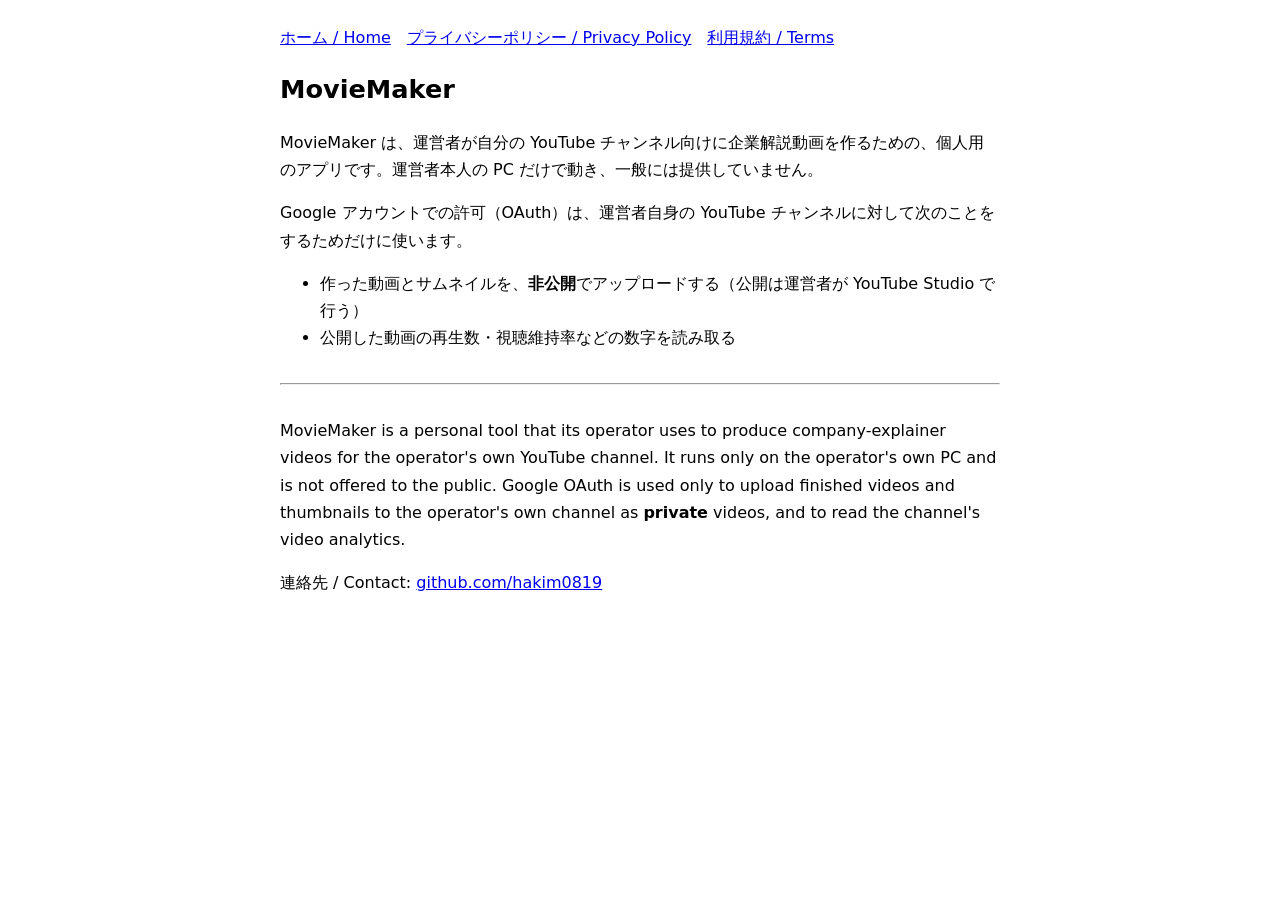
<file: index.html>
<!doctype html>
<html lang="ja">
<head>
<meta charset="utf-8">
<meta name="viewport" content="width=device-width, initial-scale=1">
<title>MovieMaker</title>
<link rel="stylesheet" href="style.css">
</head>
<body>
<nav><a href="./">ホーム / Home</a><a href="privacy.html">プライバシーポリシー / Privacy Policy</a><a href="terms.html">利用規約 / Terms</a></nav>
<h1>MovieMaker</h1>
<p>MovieMaker は、運営者が自分の YouTube チャンネル向けに企業解説動画を作るための、個人用のアプリです。運営者本人の PC だけで動き、一般には提供していません。</p>
<p>Google アカウントでの許可（OAuth）は、運営者自身の YouTube チャンネルに対して次のことをするためだけに使います。</p>
<ul>
<li>作った動画とサムネイルを、<strong>非公開</strong>でアップロードする（公開は運営者が YouTube Studio で行う）</li>
<li>公開した動画の再生数・視聴維持率などの数字を読み取る</li>
</ul>
<hr>
<p lang="en">MovieMaker is a personal tool that its operator uses to produce company-explainer videos for the operator's own YouTube channel. It runs only on the operator's own PC and is not offered to the public. Google OAuth is used only to upload finished videos and thumbnails to the operator's own channel as <strong>private</strong> videos, and to read the channel's video analytics.</p>
<p>連絡先 / Contact: <a href="https://github.com/hakim0819">github.com/hakim0819</a></p>
</body>
</html>
</file>
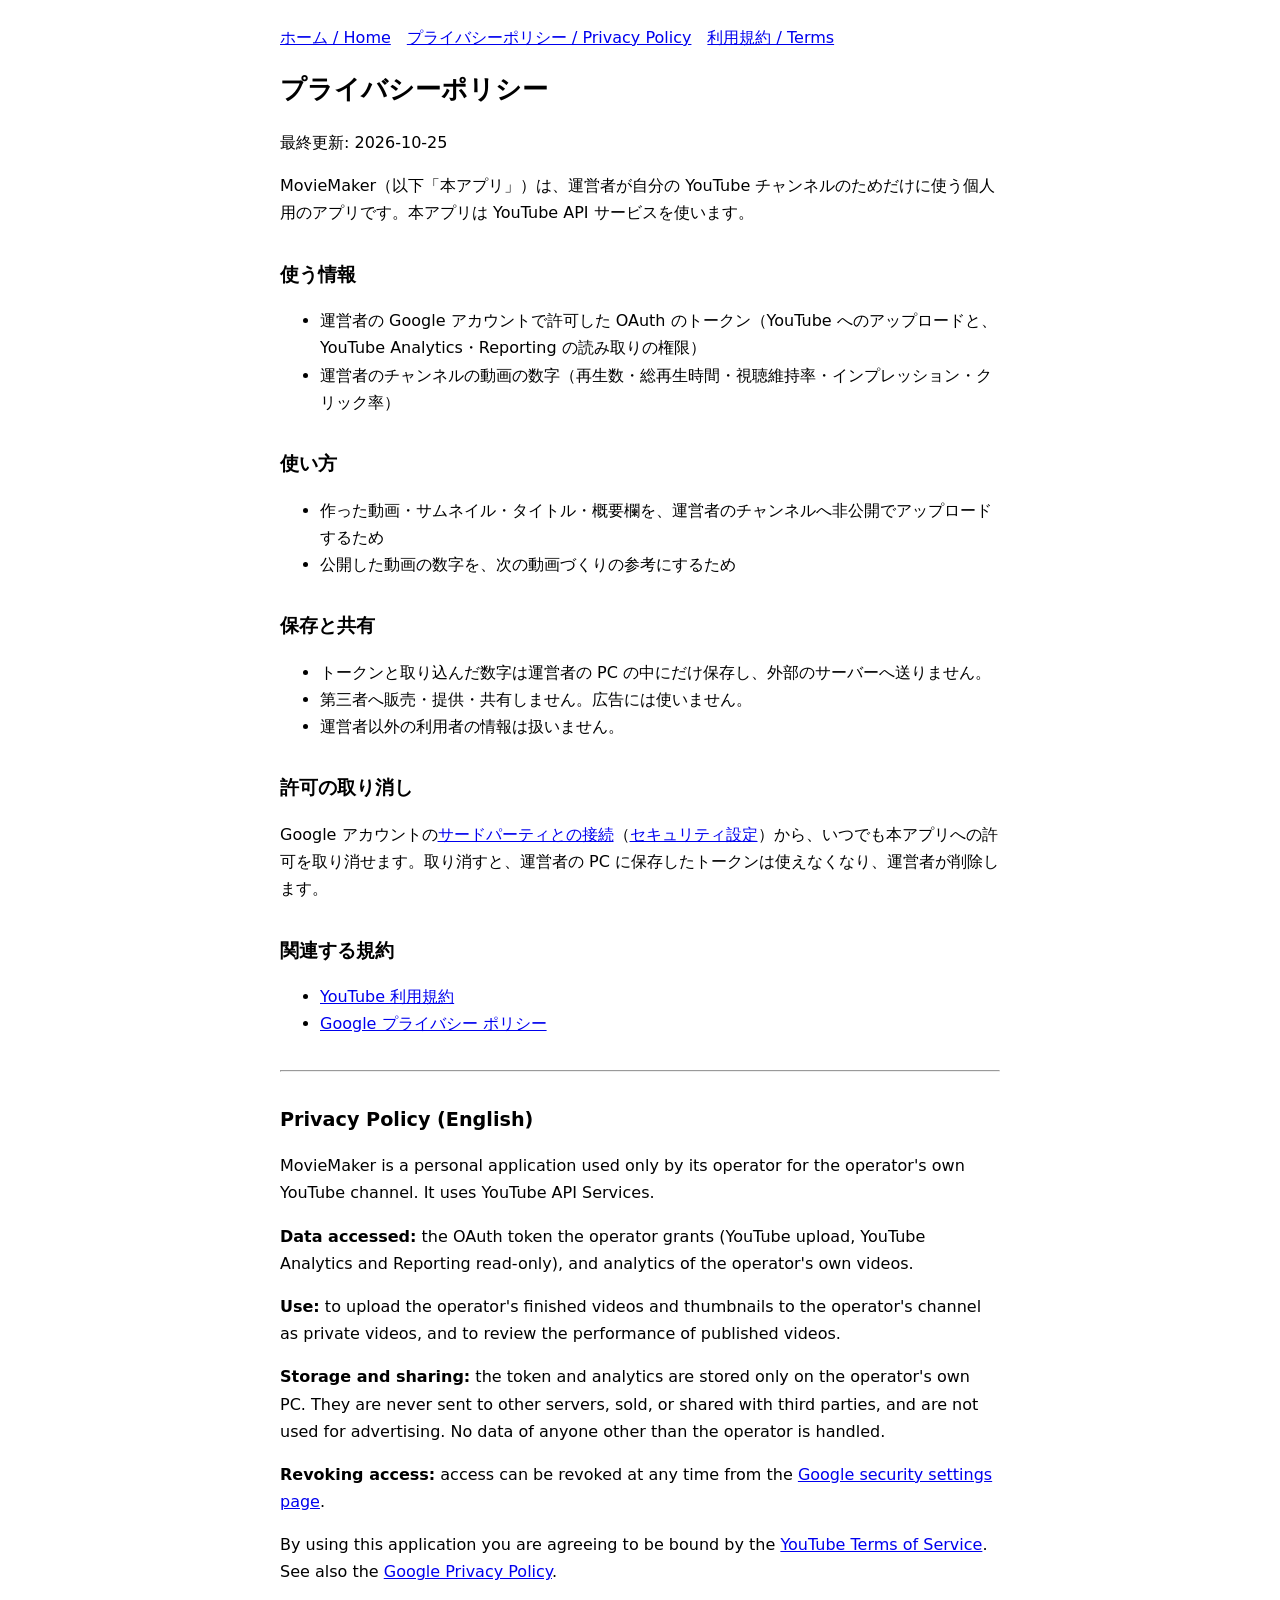
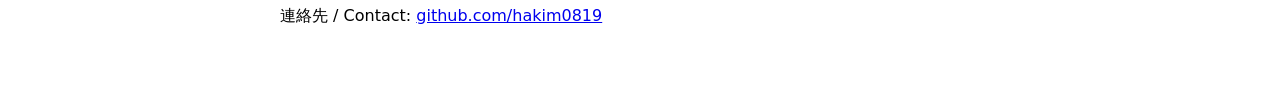
<file: privacy.html>
<!doctype html>
<html lang="ja">
<head>
<meta charset="utf-8">
<meta name="viewport" content="width=device-width, initial-scale=1">
<title>MovieMaker プライバシーポリシー</title>
<link rel="stylesheet" href="style.css">
</head>
<body>
<nav><a href="./">ホーム / Home</a><a href="privacy.html">プライバシーポリシー / Privacy Policy</a><a href="terms.html">利用規約 / Terms</a></nav>
<h1>プライバシーポリシー</h1>
<p>最終更新: 2026-10-25</p>
<p>MovieMaker（以下「本アプリ」）は、運営者が自分の YouTube チャンネルのためだけに使う個人用のアプリです。本アプリは YouTube API サービスを使います。</p>
<h2>使う情報</h2>
<ul>
<li>運営者の Google アカウントで許可した OAuth のトークン（YouTube へのアップロードと、YouTube Analytics・Reporting の読み取りの権限）</li>
<li>運営者のチャンネルの動画の数字（再生数・総再生時間・視聴維持率・インプレッション・クリック率）</li>
</ul>
<h2>使い方</h2>
<ul>
<li>作った動画・サムネイル・タイトル・概要欄を、運営者のチャンネルへ非公開でアップロードするため</li>
<li>公開した動画の数字を、次の動画づくりの参考にするため</li>
</ul>
<h2>保存と共有</h2>
<ul>
<li>トークンと取り込んだ数字は運営者の PC の中にだけ保存し、外部のサーバーへ送りません。</li>
<li>第三者へ販売・提供・共有しません。広告には使いません。</li>
<li>運営者以外の利用者の情報は扱いません。</li>
</ul>
<h2>許可の取り消し</h2>
<p>Google アカウントの<a href="https://myaccount.google.com/connections">サードパーティとの接続</a>（<a href="https://security.google.com/settings/security/permissions">セキュリティ設定</a>）から、いつでも本アプリへの許可を取り消せます。取り消すと、運営者の PC に保存したトークンは使えなくなり、運営者が削除します。</p>
<h2>関連する規約</h2>
<ul>
<li><a href="https://www.youtube.com/t/terms">YouTube 利用規約</a></li>
<li><a href="https://policies.google.com/privacy">Google プライバシー ポリシー</a></li>
</ul>
<hr>
<section lang="en">
<h2>Privacy Policy (English)</h2>
<p>MovieMaker is a personal application used only by its operator for the operator's own YouTube channel. It uses YouTube API Services.</p>
<p><strong>Data accessed:</strong> the OAuth token the operator grants (YouTube upload, YouTube Analytics and Reporting read-only), and analytics of the operator's own videos.</p>
<p><strong>Use:</strong> to upload the operator's finished videos and thumbnails to the operator's channel as private videos, and to review the performance of published videos.</p>
<p><strong>Storage and sharing:</strong> the token and analytics are stored only on the operator's own PC. They are never sent to other servers, sold, or shared with third parties, and are not used for advertising. No data of anyone other than the operator is handled.</p>
<p><strong>Revoking access:</strong> access can be revoked at any time from the <a href="https://security.google.com/settings/security/permissions">Google security settings page</a>.</p>
<p>By using this application you are agreeing to be bound by the <a href="https://www.youtube.com/t/terms">YouTube Terms of Service</a>. See also the <a href="https://policies.google.com/privacy">Google Privacy Policy</a>.</p>
</section>
<p>連絡先 / Contact: <a href="https://github.com/hakim0819">github.com/hakim0819</a></p>
</body>
</html>
</file>
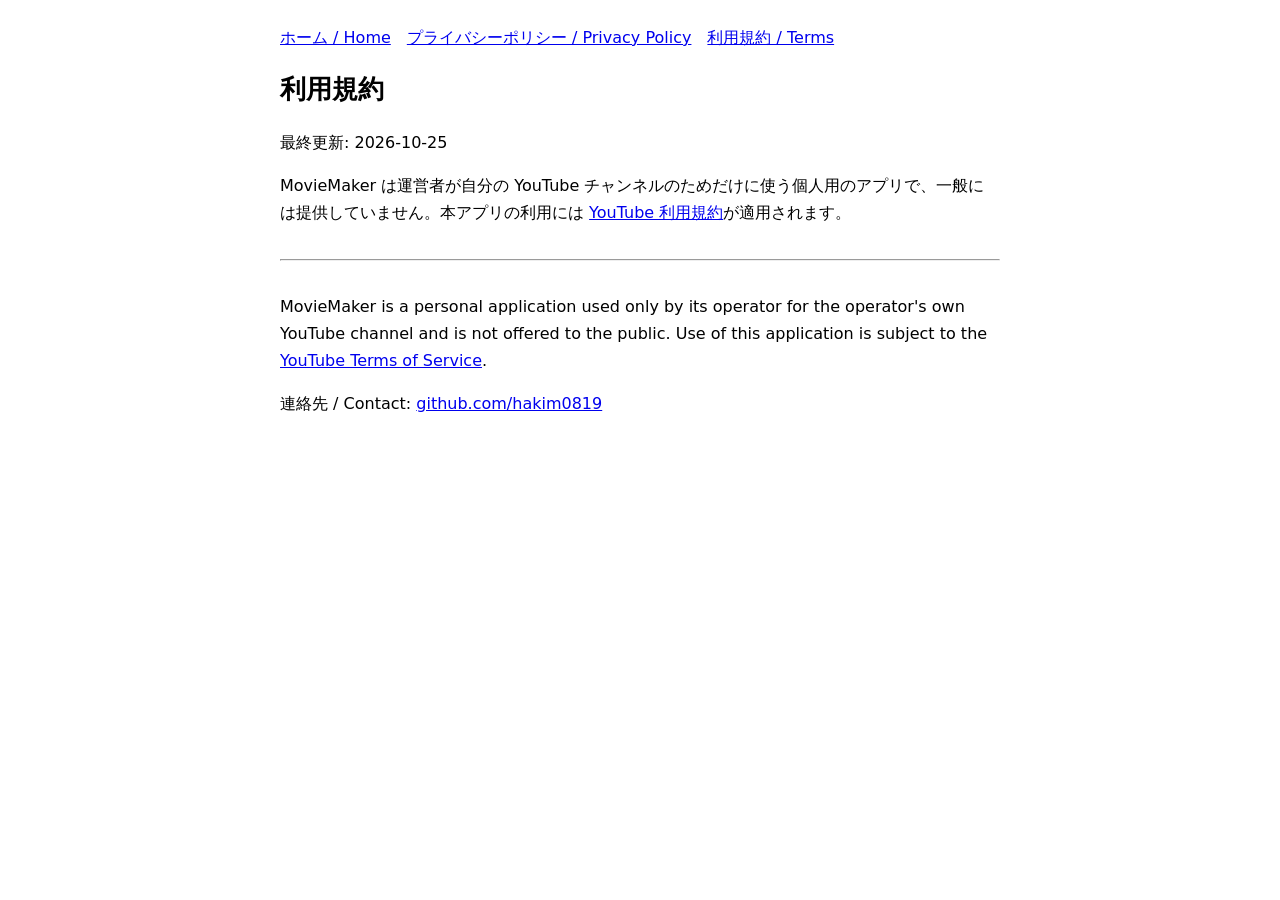
<file: terms.html>
<!doctype html>
<html lang="ja">
<head>
<meta charset="utf-8">
<meta name="viewport" content="width=device-width, initial-scale=1">
<title>MovieMaker 利用規約</title>
<link rel="stylesheet" href="style.css">
</head>
<body>
<nav><a href="./">ホーム / Home</a><a href="privacy.html">プライバシーポリシー / Privacy Policy</a><a href="terms.html">利用規約 / Terms</a></nav>
<h1>利用規約</h1>
<p>最終更新: 2026-10-25</p>
<p>MovieMaker は運営者が自分の YouTube チャンネルのためだけに使う個人用のアプリで、一般には提供していません。本アプリの利用には <a href="https://www.youtube.com/t/terms">YouTube 利用規約</a>が適用されます。</p>
<hr>
<p lang="en">MovieMaker is a personal application used only by its operator for the operator's own YouTube channel and is not offered to the public. Use of this application is subject to the <a href="https://www.youtube.com/t/terms">YouTube Terms of Service</a>.</p>
<p>連絡先 / Contact: <a href="https://github.com/hakim0819">github.com/hakim0819</a></p>
</body>
</html>
</file>
<file: style.css>
:root { color-scheme: light dark; }
body { font-family: system-ui, -apple-system, "Segoe UI", "Hiragino Sans", "Yu Gothic UI", sans-serif;
  max-width: 720px; margin: 0 auto; padding: 24px 16px 48px; line-height: 1.7; }
h1 { font-size: 1.6rem; } h2 { font-size: 1.2rem; margin-top: 2rem; }
nav a { margin-right: 1rem; } hr { margin: 2rem 0; }
</file>
